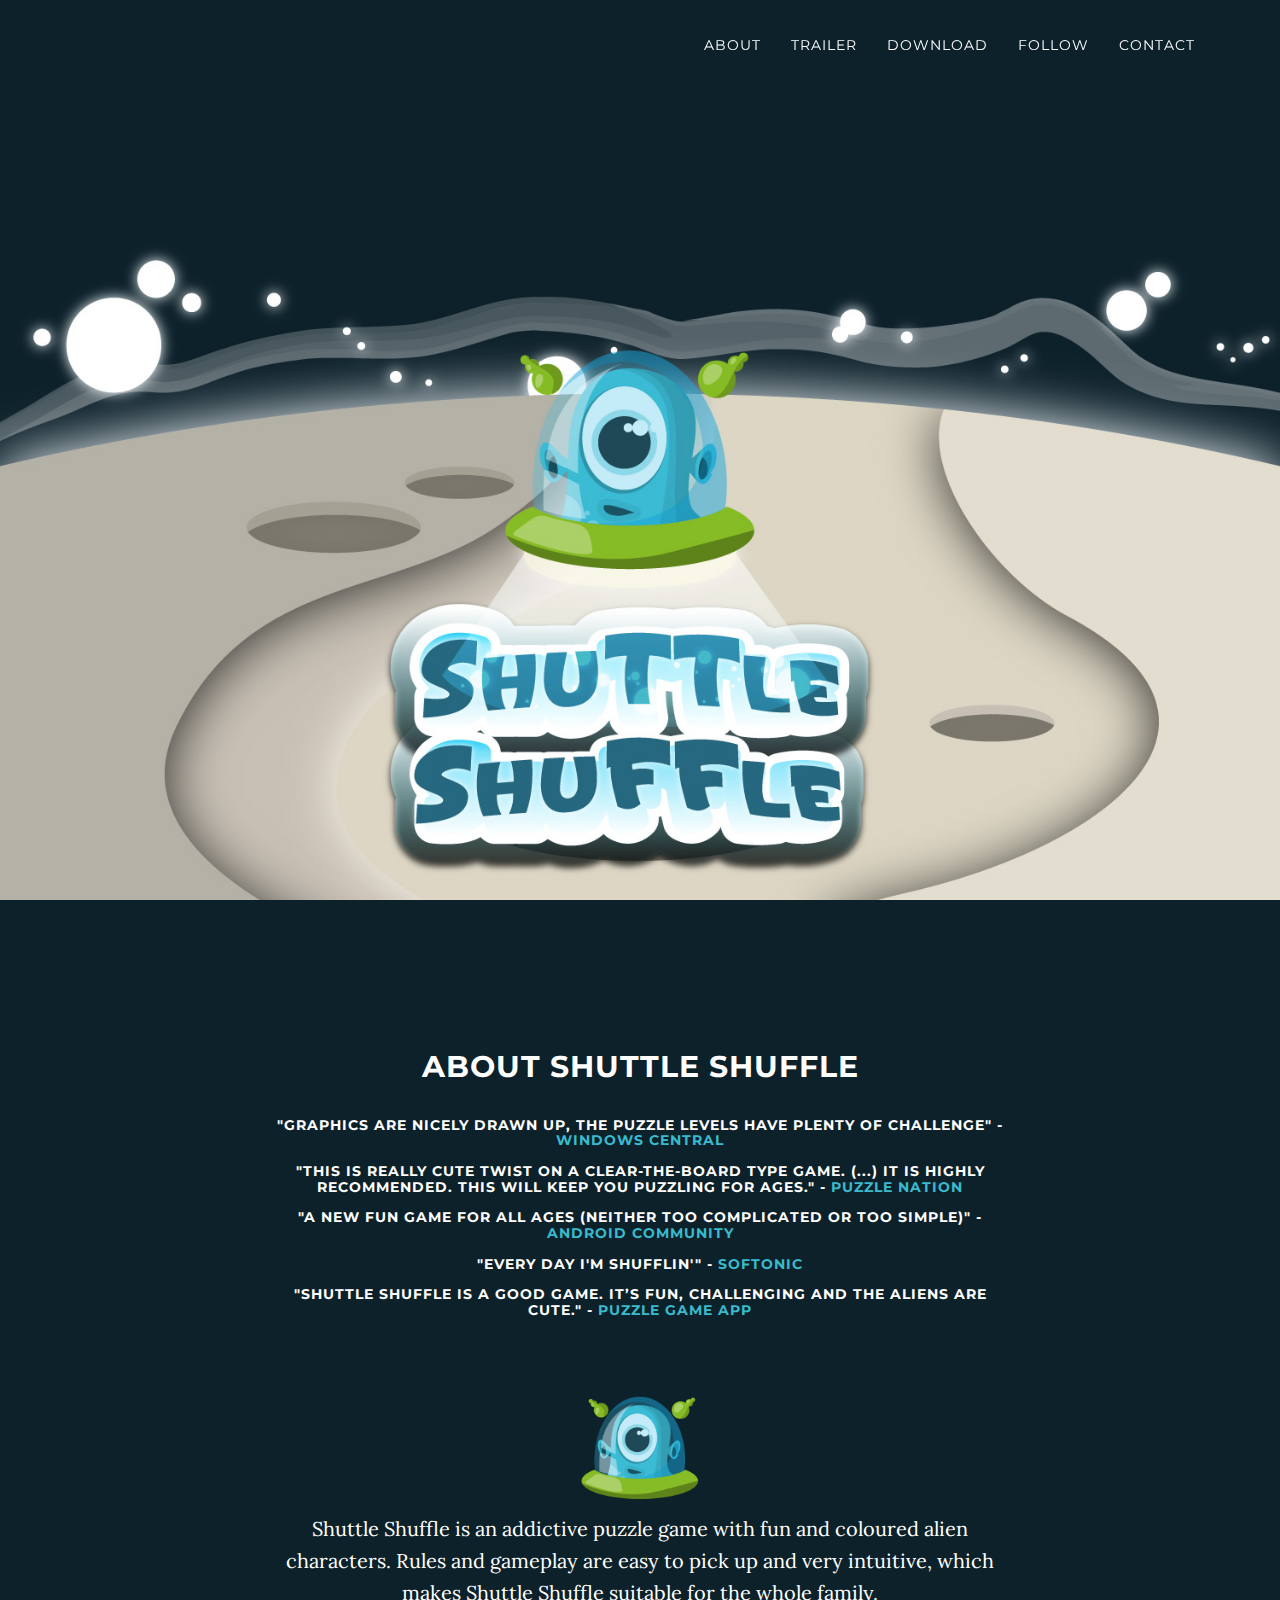
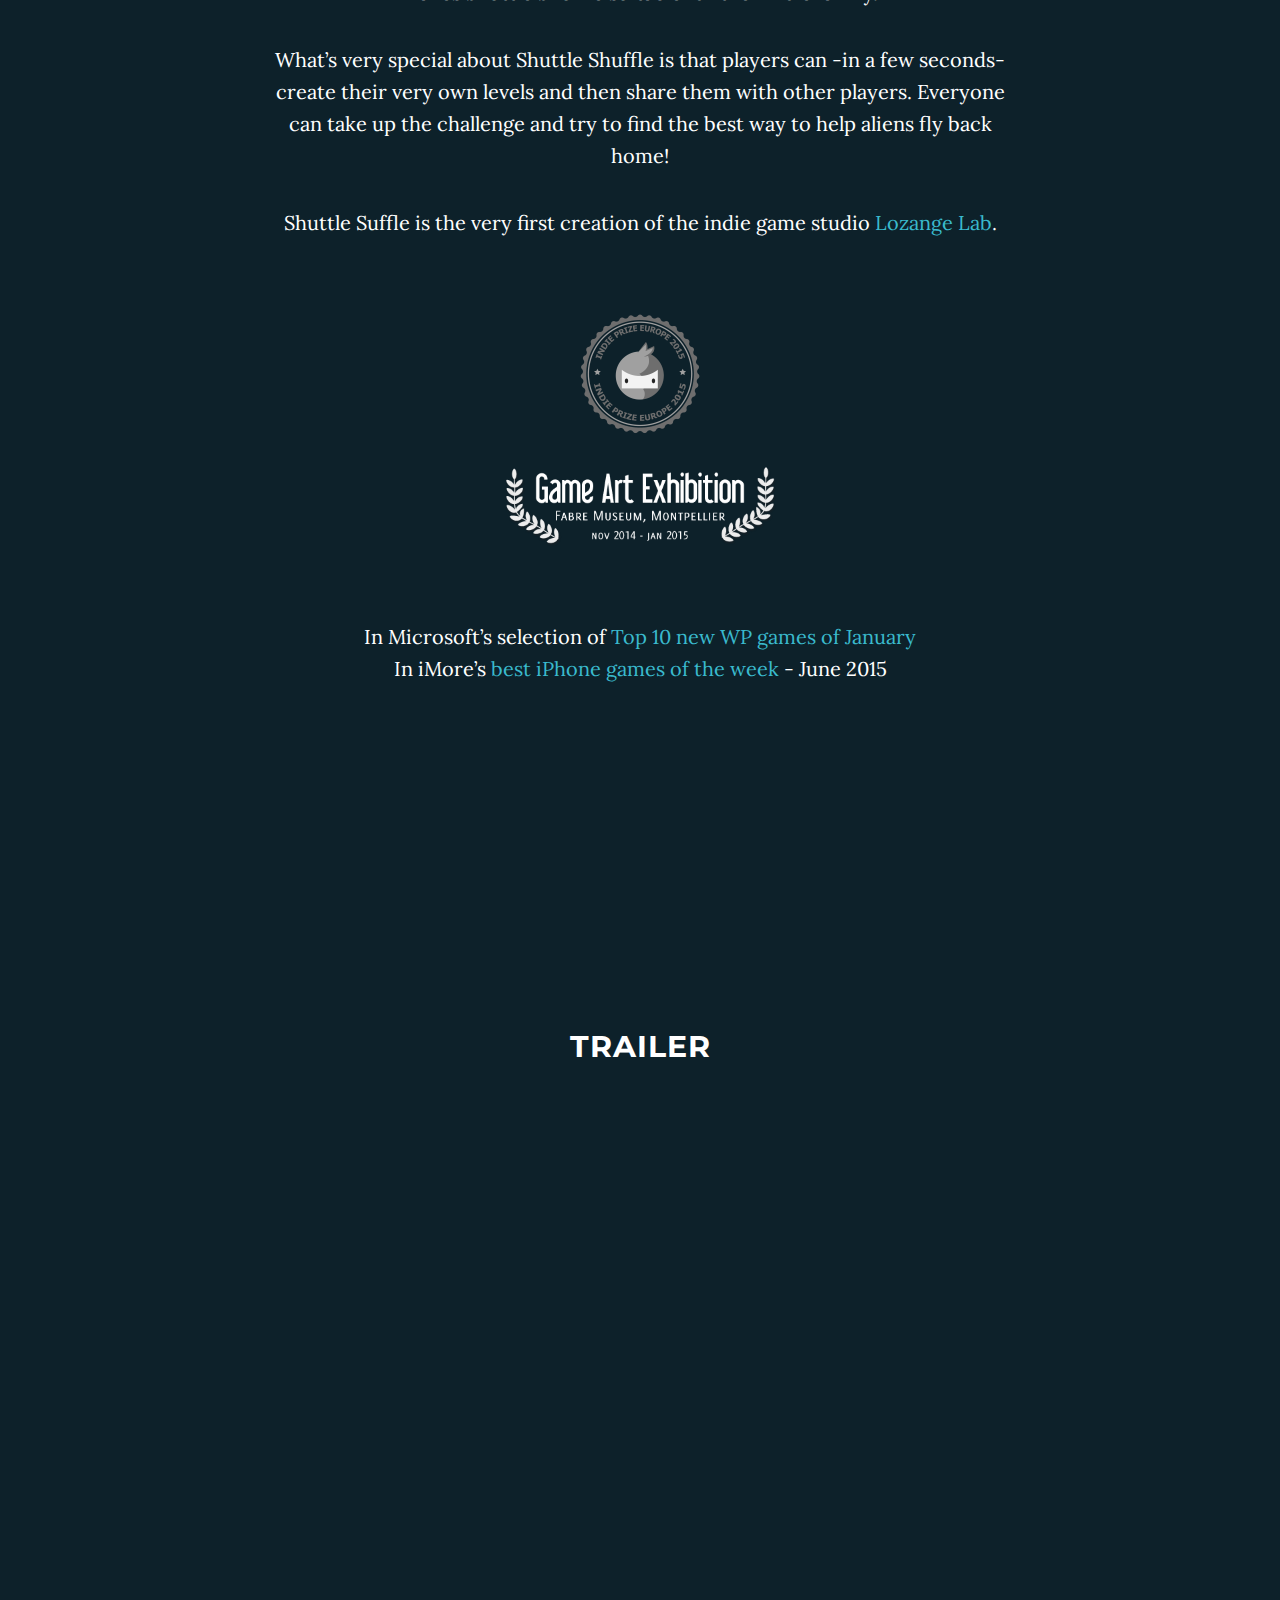
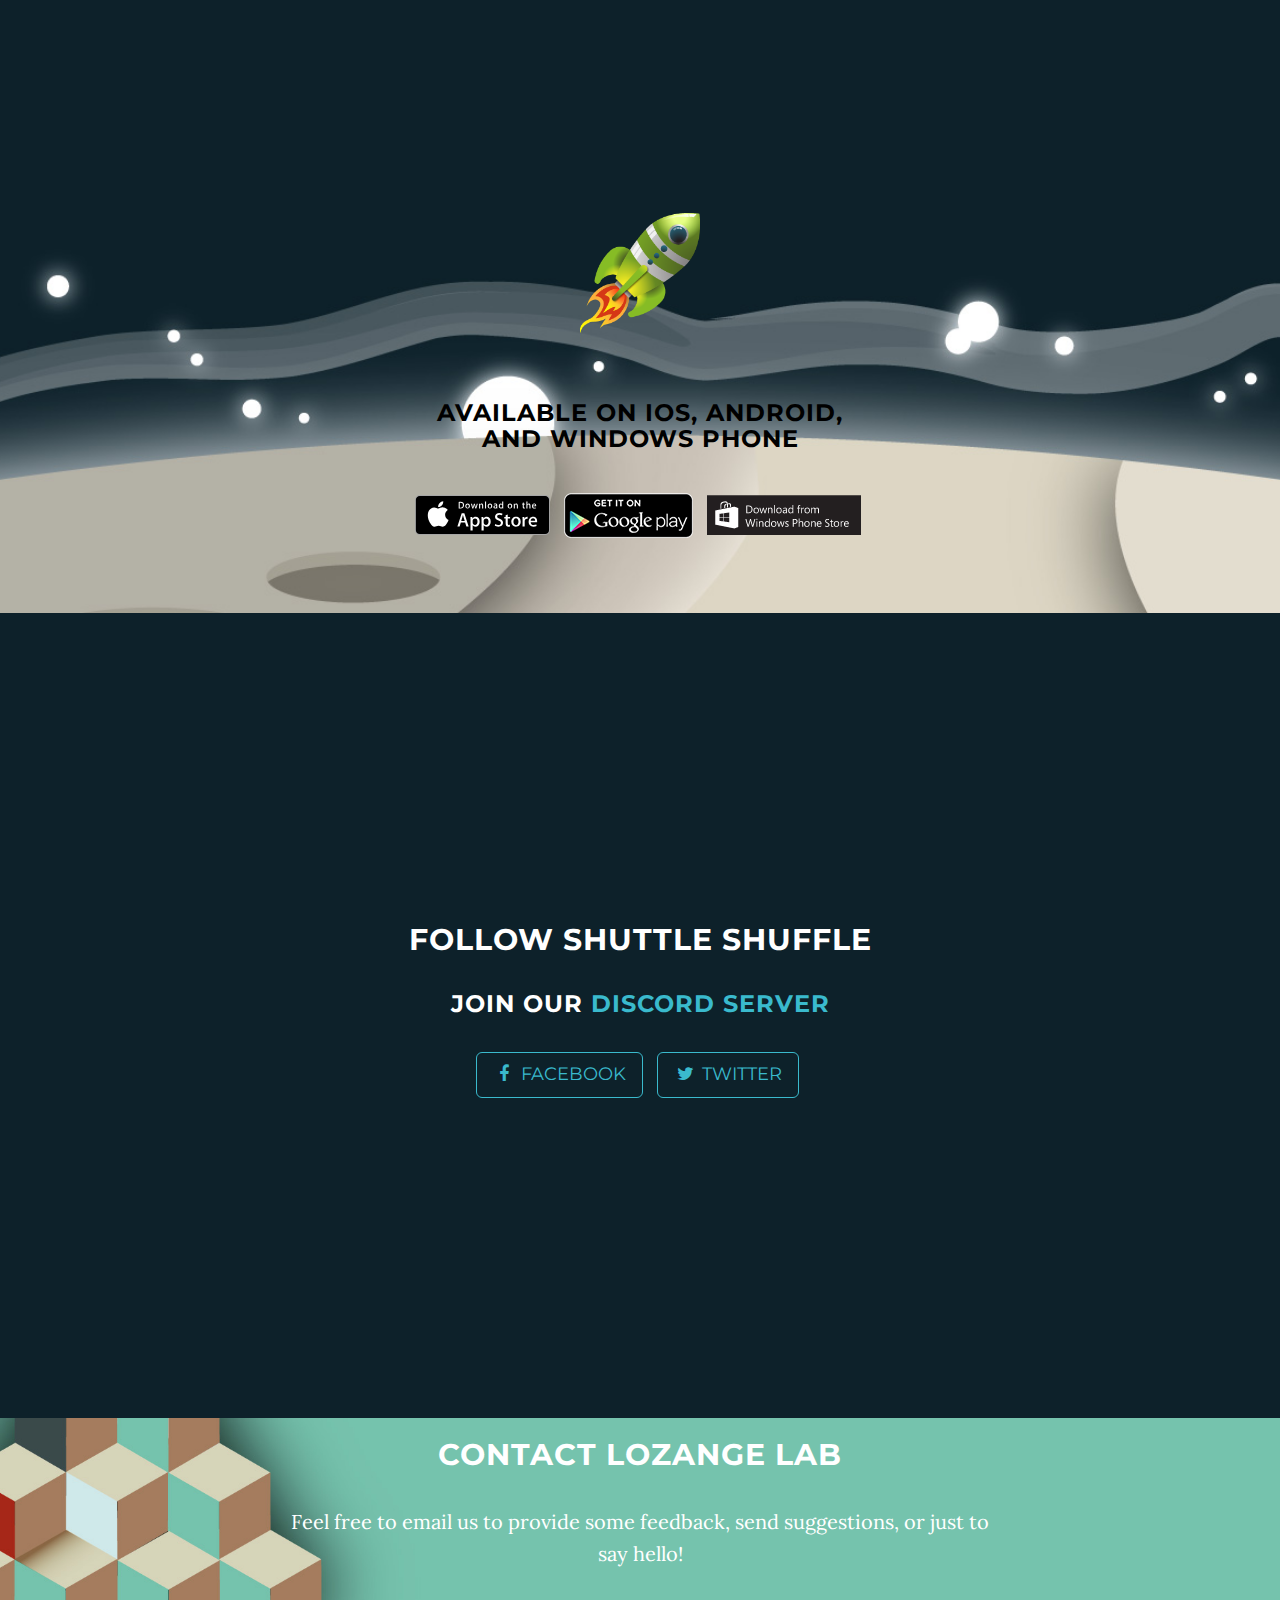
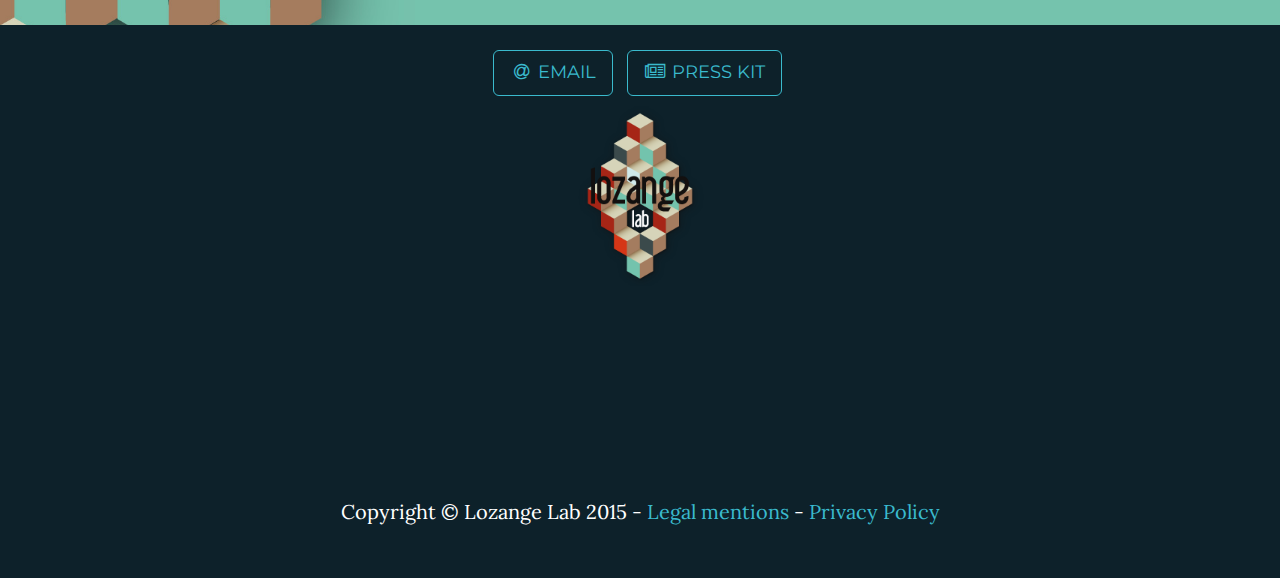
<file: shuttle-shuffle/index.html>
<!DOCTYPE html>
<html lang="en">

<head>

    <meta charset="utf-8">
    <meta http-equiv="X-UA-Compatible" content="IE=edge">
    <meta name="viewport" content="width=device-width, initial-scale=1">
    <meta name="description" content="Shuttle Shuffle ! Help aliens to find their shuttle.">
    <meta name="author" content="Lozange Lab">
	<meta name="google-site-verification" content="f258A54YXyNrFkXvu7271G6-qdOfZrnpvlYKSVs9CKg" />
    <meta name="apple-itunes-app" content="app-id=937331329">

    <title>Shuttle Shuffle</title>

    <!-- Bootstrap Core CSS -->
    <link href="css/bootstrap.min.css" rel="stylesheet">

    <!-- Custom CSS -->
    <link href="css/grayscale.css" rel="stylesheet">

    <!-- Custom Fonts -->
    <link href="font-awesome-4.2.0/css/font-awesome.min.css" rel="stylesheet" type="text/css">
    <link href="http://fonts.googleapis.com/css?family=Lora:400,700,400italic,700italic" rel="stylesheet" type="text/css">
    <link href="http://fonts.googleapis.com/css?family=Montserrat:400,700" rel="stylesheet" type="text/css">

    <!-- HTML5 Shim and Respond.js IE8 support of HTML5 elements and media queries -->
    <!-- WARNING: Respond.js doesn't work if you view the page via file:// -->
    <!--[if lt IE 9]>
        <script src="https://oss.maxcdn.com/libs/html5shiv/3.7.0/html5shiv.js"></script>
        <script src="https://oss.maxcdn.com/libs/respond.js/1.4.2/respond.min.js"></script>
    <![endif]-->

    <!-- <link href="//cdn-images.mailchimp.com/embedcode/slim-081711.css" rel="stylesheet" type="text/css"> -->
    <!-- <style type="text/css"> -->
        <!-- #mc_embed_signup { background: transparent; } -->
    <!-- </style> -->

</head>

<body id="page-top" data-spy="scroll" data-target=".navbar-fixed-top">

    <!-- Navigation -->
    <nav class="navbar navbar-custom navbar-fixed-top" role="navigation">
        <div class="container">
            <div class="navbar-header">
                <button type="button" class="navbar-toggle" data-toggle="collapse" data-target=".navbar-main-collapse">
                    <i class="fa fa-bars"></i>
                </button>
                <!--
                <a class="navbar-brand page-scroll" href="#page-top">
                    <i class="fa fa-play-circle"></i>  <span class="light">Start</span> Bootstrap
                </a>
            -->
            </div>

            <!-- Collect the nav links, forms, and other content for toggling -->
            <div class="collapse navbar-collapse navbar-right navbar-main-collapse">
                <ul class="nav navbar-nav">
                    <!-- Hidden li included to remove active class from about link when scrolled up past about section -->
                    <li class="hidden">
                        <a href="#page-top"></a>
                    </li>
                    <li>
                        <a class="page-scroll" href="#about">About</a>
                    </li>
                    <li>
                        <a class="page-scroll" href="#trailer">Trailer</a>
                    </li>
                    <li>
                        <a class="page-scroll" href="#download">Download</a>
                    </li>
                    <li>
                        <a class="page-scroll" href="#follow">Follow</a>
                    </li>
                    <li>
                        <a class="page-scroll" href="#contact">Contact</a>
                    </li>
                </ul>
            </div>
            <!-- /.navbar-collapse -->
        </div>
        <!-- /.container -->
    </nav>

    <!-- Intro Header -->
    <header class="intro">
        <div class="intro-body">
            <div class="container">
                <div class="row">
                    <div class="col-md-8 col-md-offset-2">
                        <!--
                        <h1 class="brand-heading">Shuttle Shuffle</h1>
                        <p>&nbsp;</p>
                        <p>&nbsp;</p>
                        <p>&nbsp;<br><br></p>

                        <a href="#about" class="btn btn-circle page-scroll">
                            <i class="fa fa-angle-double-down animated"></i>
                        </a>
                        -->
                    </div>
                </div>
            </div>
        </div>
    </header>

    <!-- About Section -->
    <section id="about" class="container content-section text-center">
        <div class="row">
            <div class="col-lg-8 col-lg-offset-2">				
                <h2>About Shuttle Shuffle</h2>
				<h5>
				"Graphics are nicely drawn up, the puzzle levels have plenty of challenge" - <a href="http://www.windowscentral.com/shuttle-shuffle-windows-phone-game-review" target="_blank">Windows Central</a>
				<br/><br/>
				"This is really cute twist on a clear-the-board type game. (...) it is highly recommended. This will keep you puzzling for ages." - <a href="http://blog.puzzlenation.com/2015/06/11/puzzlenation-app-review-shuttle-shuffle/" target="_blank">Puzzle Nation</a>
				<br/><br/>
				"A new fun game for all ages (neither too complicated or too simple)" - <a href="http://androidcommunity.com/help-aliens-get-home-in-shuttle-shuffle-game-for-android-20150112/" target="_blank">Android Community</a>
				<br/><br/>
				"Every day I'm shufflin'" - <a href="http://shuttle-shuffle.en.softonic.com/iphone" target="_blank">Softonic</a>
				<br/><br/>
				"Shuttle Shuffle is a good game. It’s fun, challenging and the aliens are cute." - <a href="http://puzzlegameapp.com/shuttle-shuffle-review/" target="_blank">Puzzle Game App</a>
				<!--<br/><br/>
				"one of the best puzzle game in Tizen Store" - <a href="http://www.downloadtizenapps.com/2017/03/shuttle-shuffle-aliens-panic-for-tizen-phone.html" target="_blank">Tizen Apps</a>-->
				</h5>
				<br/><br/>
                <img src="img/titleshuttle.png" height="120px"></img>
                <p>Shuttle Shuffle is an addictive puzzle game with fun and coloured alien characters. Rules and gameplay are easy to pick up and very intuitive, which makes Shuttle Shuffle suitable for the whole family.</p> <p>What’s very special about Shuttle Shuffle is that players can -in a few seconds- create their very own levels and then share them with other players. Everyone can take up the challenge and try to find the best way to help aliens fly back home!</p>
                <p>Shuttle Suffle is the very first creation of the indie game studio <a target="_blank" href="https://www.lozange-lab.com/">Lozange Lab</a>.</p>
				<br /><br />
				<p>
				<img src="img/IP-Europe2015-small.png"></img>
				<br /><br />
				<img src="img/Award-Banner-gameartexhibition-montpellieringame.png" height="80px"></img>
				</p>
				<br /><br />
				<p>
				In Microsoft’s selection of <a href="http://lumiaconversations.microsoft.com/2015/02/04/top-10-new-windows-phone-games-january/" target="_blank">Top 10 new WP games of January</a>
				<br />
				In iMore’s <a target="_blank" href="http://www.imore.com/weeks-best-iphone-games-fallout-shelter-superstar-skaters-and-more#slide6">best iPhone games of the week</a> - June 2015
				</p>
            </div>
        </div>
    </section>

    <!-- Trailer Section -->
    <section id="trailer" class="container content-section text-center">
        <div class="row">
            <div class="col-lg-8 col-lg-offset-2">
                <h2>Trailer</h2>
				<iframe width="640" height="360" src="//www.youtube.com/embed/jano2xyfBlA" frameborder="0" allowfullscreen></iframe>                
            </div>
        </div>
    </section>

    <!-- Download Section -->
    <section id="download" class="content-section text-center">
        <div class="download-section">
            <div class="container">
                <div class="col-lg-8 col-lg-offset-2">
                    <img src="img/coming-soon-2.png" height="120px"></img>
                    <p>&nbsp; </p>
                    <h3 class="h-no-margin"><font color="black">Available on iOS, Android,<br/>and Windows Phone</font></h3>
					<br/><br/>						
					<ul class="list-inline banner-social-buttons">                    
						<li>
							<a target="_blank" href="https://itunes.apple.com/app/shuttle-shuffle/id937331329?mt=8"><span class="network-name"><img src="img/Download_on_the_App_Store_Badge_US-UK_135x40.svg"></img></span></a>
						</li>
						<li>
							<a target="_blank" href="https://play.google.com/store/apps/details?id=com.LozangeLab.ShuttleShuffle"><span class="network-name"><img src="img/en_generic_rgb_wo_45.png"></img></span></a>
						</li>
						<li>
							<a target="_blank" href="http://www.windowsphone.com/s?appId=194242d3-bf2b-4091-8f5e-5dbc8f5680f7"><span class="network-name"><img src="img/154x40_WPS_Download_blk.png"></img></span></a>
						</li>
					</ul>
					</p>
                </div>
            </div>
        </div>
    </section>

    <!-- Follow Section -->
    <section id="follow" class="container content-section text-center">
        <div class="row">
            <div class="col-lg-8 col-lg-offset-2">
                <h2>Follow Shuttle Shuffle</h2>

				<h3>Join our <a href="https://discord.gg/U4bv5WA">Discord server</a></h3>
                <ul class="list-inline banner-social-buttons">					
					<li>
                        <a target="_blank" href="https://www.facebook.com/LozangeLab" class="btn btn-default btn-lg"><i class="fa fa-facebook fa-fw"></i> <span class="network-name">Facebook</span></a>
                    </li>
                    <li>
                        <a target="_blank" href="https://twitter.com/lozange_lab" class="btn btn-default btn-lg"><i class="fa fa-twitter fa-fw"></i> <span class="network-name">Twitter</span></a>
                    </li>
                </ul>
            </div>
        </div>
    </section>


    <!-- Contact Section -->
    <section id="contact" class="content-section text-center" style="padding-bottom:0px;">
        <div class="contact-section">
            <div class="container">
                <div class="col-lg-8 col-lg-offset-2">
                    <h2>Contact Lozange Lab</h2>
                    <p>Feel free to email us to provide some feedback, send suggestions, or just to say hello!</p>
                </div>
            </div>
        </div>

    </section>  
    <div class="content-section text-center" style="padding-top:25px;">
        <ul class="list-inline banner-social-buttons">
            <li>
                <a href="mailto:info@lozange-lab.com" class="btn btn-default btn-lg"><i class="fa fa-at fa-fw"></i> <span class="network-name">email</span></a>
            </li>
            <li>
                <a target="_blank" href="http://press.shuttle-shuffle.com" class="btn btn-default btn-lg"><i class="fa fa-newspaper-o fa-fw"></i> <span class="network-name">Press Kit</span></a>
            </li>
        </ul>
        <a href="https://www.lozange-lab.com" target="_blank">
            <img src="img/logo-200x240-transparent.png" height="180px"></img>
        </a>
    </div>

    <!-- Map Section -->
    <!-- <div id="map"></div> -->

    <!-- Footer -->
    <footer>
        <div class="container text-center">
            <p>Copyright &copy; Lozange Lab 2015   -   <a href="legal.html">Legal mentions</a>   -   <a href="privacy-policy.html">Privacy Policy</a></p>
        </div>
    </footer>

    <!-- jQuery Version 1.11.0 -->
    <script src="js/jquery-1.11.0.js"></script>

    <!-- Bootstrap Core JavaScript -->
    <script src="js/bootstrap.min.js"></script>

    <!-- Plugin JavaScript -->
    <script src="js/jquery.easing.min.js"></script>

    <script src="js/grayscale.js"></script>

    <!-- <style type="text/css"> -->
      <!-- html, body, #map-canvas { height: 100%; margin: 0; padding: 0; } -->
    <!-- </style> -->
    <!-- <script type="text/javascript" -->
      <!-- src="https://maps.googleapis.com/maps/api/js?key=AIzaSyAWDRRaIr_MqDRrhWiIjLMxj7BhBHq2R-U"> -->
    <!-- </script> -->
    <script type="text/javascript">
/*

function init() {
    // Basic options for a simple Google Map
    // For more options see: https://developers.google.com/maps/documentation/javascript/reference#MapOptions
    var mapOptions = {
        // The latitude and longitude to center the map (always required)
        center: { lat: 49.126701, lng: 6.184000},
        // How zoomed in you want the map to start at (always required)
        zoom: 17,

        // Disables the default Google Maps UI components
        disableDefaultUI: true,
        scrollwheel: false,
        draggable: false,        

        // How you would like to style the map. 
        // This is where you would paste any style found on Snazzy Maps.
        styles: [{
            "featureType": "water",
            "elementType": "geometry",
            "stylers": [{
                "color": "#3ABACD"
            }, {
                "lightness": 10
            }]
        }, {
            "featureType": "landscape",
            "elementType": "geometry",
            "stylers": [{
                "color": "#0D212A"
            }, {
                "lightness": 2
            }]
        }, {
            "featureType": "road.highway",
            "elementType": "geometry.fill",
            "stylers": [{
                "color": "#FFFFFF"
            }, {
                "lightness": 5
            }]
        }, {
            "featureType": "road.highway",
            "elementType": "geometry.stroke",
            "stylers": [{
                "color": "#0D212A"
            }, {
                "lightness": 5
            }, {
                "weight": 1
            }]
        }, {
            "featureType": "road.arterial",
            "elementType": "geometry",
            "stylers": [{
                "color": "#FFFFFF"
            }, {
                "lightness": 20
            }]
        }, {
            "featureType": "road.arterial",
            "elementType": "geometry.stroke",
            "stylers": [{
                "color": "#0D212A"
            }, {
                "lightness": 5
            }, {
                "weight": 1
            }]
        }, {
            "featureType": "road.local",
            "elementType": "geometry",
            "stylers": [{
                "color": "#FFFFFF"
            }, {
                "lightness": 40
            }]
        }, {
            "featureType": "road.local",
            "elementType": "geometry.stroke",
            "stylers": [{
                "color": "#0D212A"
            }, {
                "lightness": 5
            }, {
                "weight": 1
            }]
        }, {
            "featureType": "poi",
            "elementType": "geometry",
            "stylers": [{
                "color": "#0D212A"
            }, {
                "lightness": 8
            }]
        }, {
            "elementType": "labels.text.stroke",
            "stylers": [{
                "visibility": "off"
            }, {
                "color": "#000000"
            }, {
                "lightness": 16
            }]
        }, {
            "elementType": "labels.text.fill",
            "stylers": [{
                "saturation": 36
            }, {
                "color": "#0D212A"
            }, {
                "lightness": 0
            }]
        }, {
            "elementType": "labels.icon",
            "stylers": [{
                "visibility": "off"
            }]
        }, {
            "featureType": "transit",
            "elementType": "geometry",
            "stylers": [{
                "color": "#000000"
            }, {
                "lightness": 19
            }]
        }, {
            "featureType": "administrative",
            "elementType": "geometry.fill",
            "stylers": [{
                "color": "#0D212A"
            }, {
                "lightness": 10
            }]
        }, {
            "featureType": "administrative",
            "elementType": "geometry.stroke",
            "stylers": [{
                "color": "#0D212A"
            }, {
                "lightness": 20
            }, {
                "weight": 1.2
            }]
        }]
        };

        var map = new google.maps.Map(document.getElementById('map'),
            mapOptions);


        // Custom Map Marker Icon - Customize the map-marker.png file to customize your icon
        var image = 'img/map-marker.png';
        var myLatLng = new google.maps.LatLng(49.126701, 6.184000);
        
        var beachMarker = new google.maps.Marker({
            position: myLatLng,
            map: map,
            icon: image
        });
    }

    google.maps.event.addDomListener(window, 'load', init);
*/
    </script>

    <script>
        (function(i,s,o,g,r,a,m){i['GoogleAnalyticsObject']=r;i[r]=i[r]||function(){
        (i[r].q=i[r].q||[]).push(arguments)},i[r].l=1*new Date();a=s.createElement(o),
        m=s.getElementsByTagName(o)[0];a.async=1;a.src=g;m.parentNode.insertBefore(a,m)
        })(window,document,'script','//www.google-analytics.com/analytics.js','ga');

        ga('create', 'UA-45862818-2', 'auto');
        ga('send', 'pageview');
    </script>

</body>

</html>
</file>
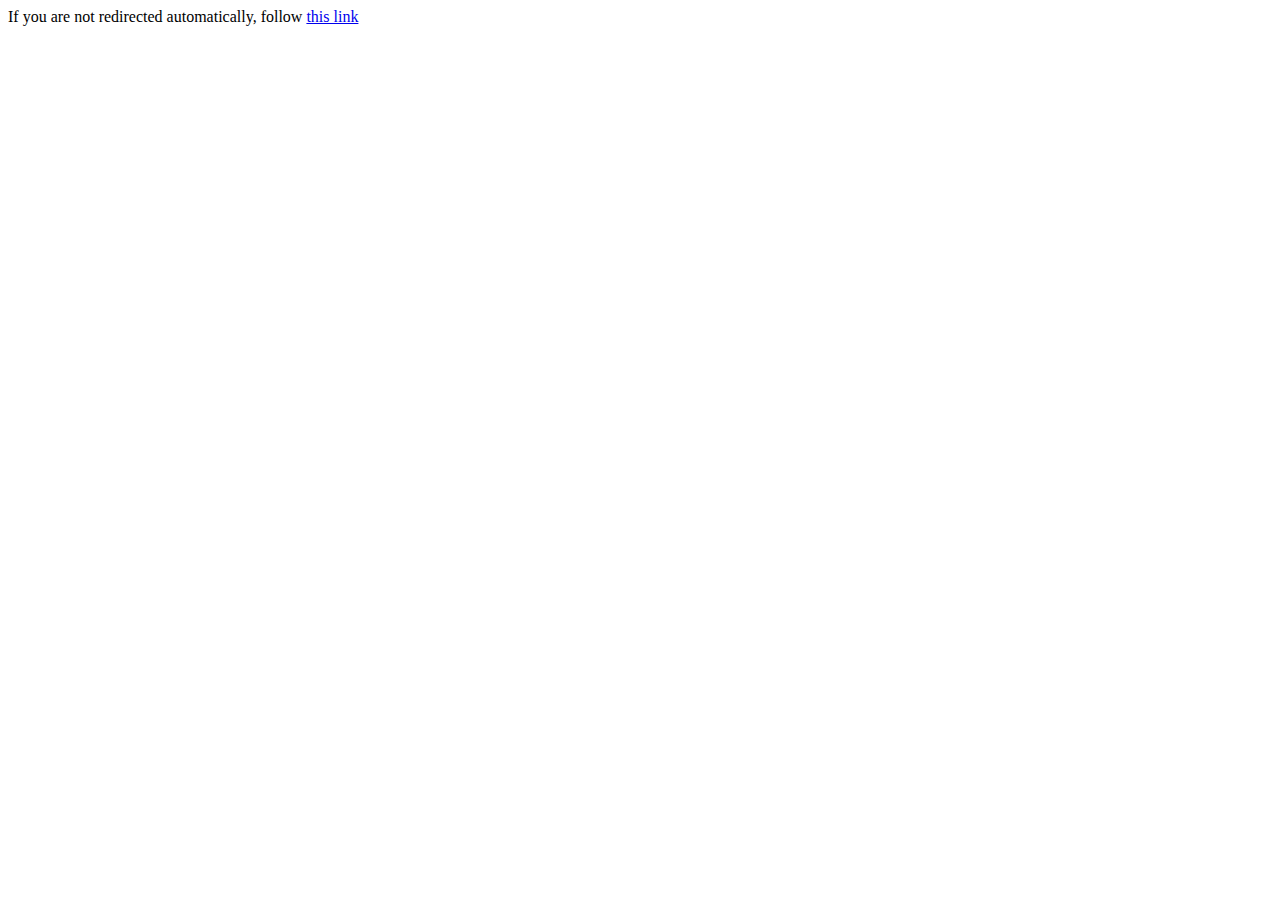
<file: the-unic/index.html>
<!DOCTYPE html>
<html>
<head>
<meta http-equiv="refresh" content="3;url=https://www.the-unic.com">
</head>
<body>
  If you are not redirected automatically, follow <a href="https://www.the-unic.com">this link</a>
</body>
</html>
</file>
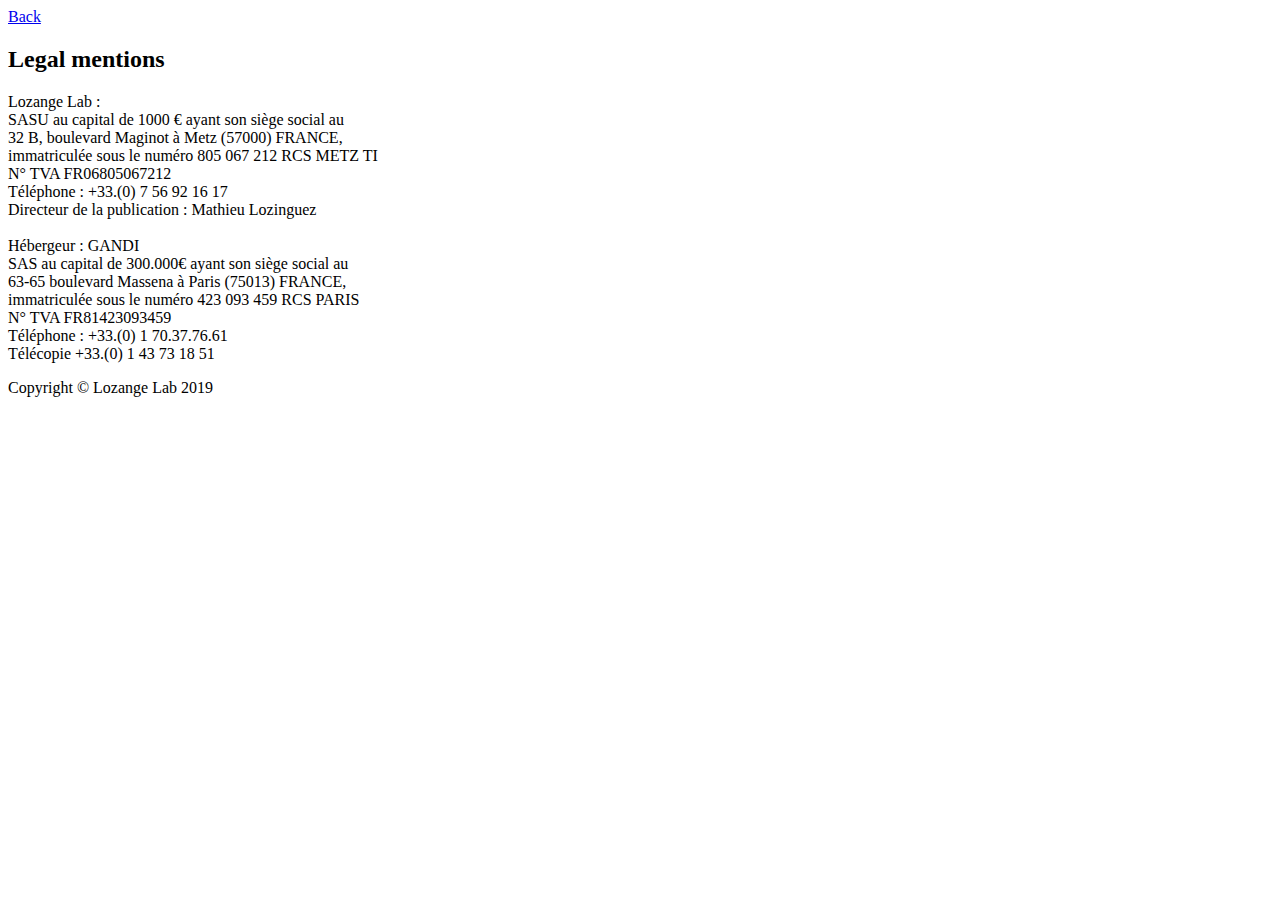
<file: legal.html>
﻿<!DOCTYPE html>
<html lang="en">

<head>

	<!-- Global site tag (gtag.js) - Google Analytics -->
	<script async src="https://www.googletagmanager.com/gtag/js?id=UA-45862818-1"></script>
	<script>
	  window.dataLayer = window.dataLayer || [];
	  function gtag(){dataLayer.push(arguments);}
	  gtag('js', new Date());

	  gtag('config', 'UA-45862818-1');
	</script>

    <meta charset="utf-8">
    <meta http-equiv="X-UA-Compatible" content="IE=edge">
    <meta name="viewport" content="width=device-width, initial-scale=1">
    <meta name="author" content="Lozange Lab">
    <title>Legal mentions</title>

</head>

<body id="page-top" data-spy="scroll" data-target=".navbar-fixed-top">

    <a class="page-scroll" href="index.html">Back</a>
	
	<section id="legal" class="container content-section text-center">
        <div class="row">
            <div class="col-lg-8 col-lg-offset-2">				
                <h2>Legal mentions</h2>
                <p>
					Lozange Lab :<br/>
					SASU au capital de 1000 € ayant son siège social au<br/>
					32 B, boulevard Maginot à Metz (57000) FRANCE,<br/>
					immatriculée sous le numéro 805 067 212 RCS METZ TI<br/>
					N° TVA FR06805067212<br/>
					Téléphone : +33.(0) 7 56 92 16 17<br/>
					Directeur de la publication : Mathieu Lozinguez<br/>
					<br/>
					Hébergeur : GANDI<br/>
					SAS au capital de 300.000€ ayant son siège social au<br/>
					63-65 boulevard Massena à Paris (75013) FRANCE,<br/>
					immatriculée sous le numéro 423 093 459 RCS PARIS<br/>
					N° TVA FR81423093459<br/>
					Téléphone : +33.(0) 1 70.37.76.61<br/>
					Télécopie +33.(0) 1 43 73 18 51
				</p>
            </div>
        </div>
    </section>

   

    <!-- Footer -->
    <footer>
        <div class="container text-center">
            <p>Copyright &copy; Lozange Lab 2019</p>
        </div>
    </footer>
</body>

</html>
</file>
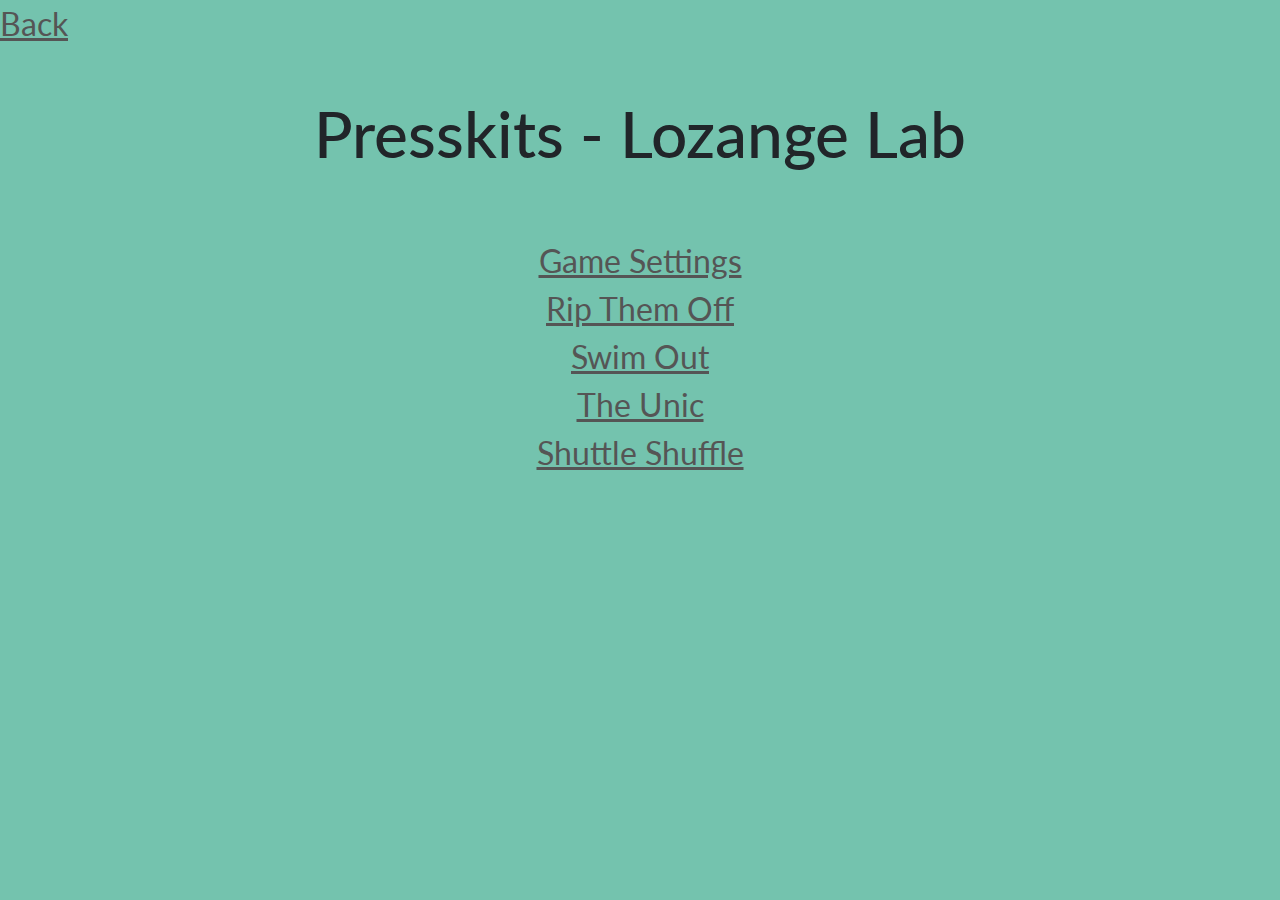
<file: presskits.html>
<!DOCTYPE html>
<html lang="en">
<head>
	<meta charset="utf-8">
	<meta name="viewport" content="width=device-width, initial-scale=1">
	<title>Lozange Lab - Presskits</title>
	<meta name="author" content="Lozange Lab">    
	<link rel="stylesheet" href="https://stackpath.bootstrapcdn.com/bootstrap/4.3.1/css/bootstrap.min.css" integrity="sha384-ggOyR0iXCbMQv3Xipma34MD+dH/1fQ784/j6cY/iJTQUOhcWr7x9JvoRxT2MZw1T" crossorigin="anonymous">
	<link rel="stylesheet" type="text/css" href="css/main.css">
	<link rel="icon" href="favicon.ico" />
</head>
<body style="background-color: #74C3AE;">
	<a href="index.html">Back</a>	
	<section class="container content-section text-center">
		<br/>
		<h2>Presskits - Lozange Lab</h2>
		<br/>	
		<a href="https://lozange-lab.notion.site/Game-Settings-Presskit-2394f215450280d7b22ac1d2e412af3a?pvs=143">Game Settings</a>
		<br/><a href="https://lozangelab.github.io/presskit.github.io/rip_them_off/index.html">Rip Them Off</a>
		<br/><a href="https://lozangelab.github.io/presskit.github.io/swim_out/index.html">Swim Out</a>
		<br/><a href="https://lozangelab.github.io/presskit.github.io/the_unic/index.html">The Unic</a>
		<br/><a href="https://lozangelab.github.io/presskit.github.io/shuttle_shuffle/index.html">Shuttle Shuffle</a>
	</section>
</body>
</html>
</file>
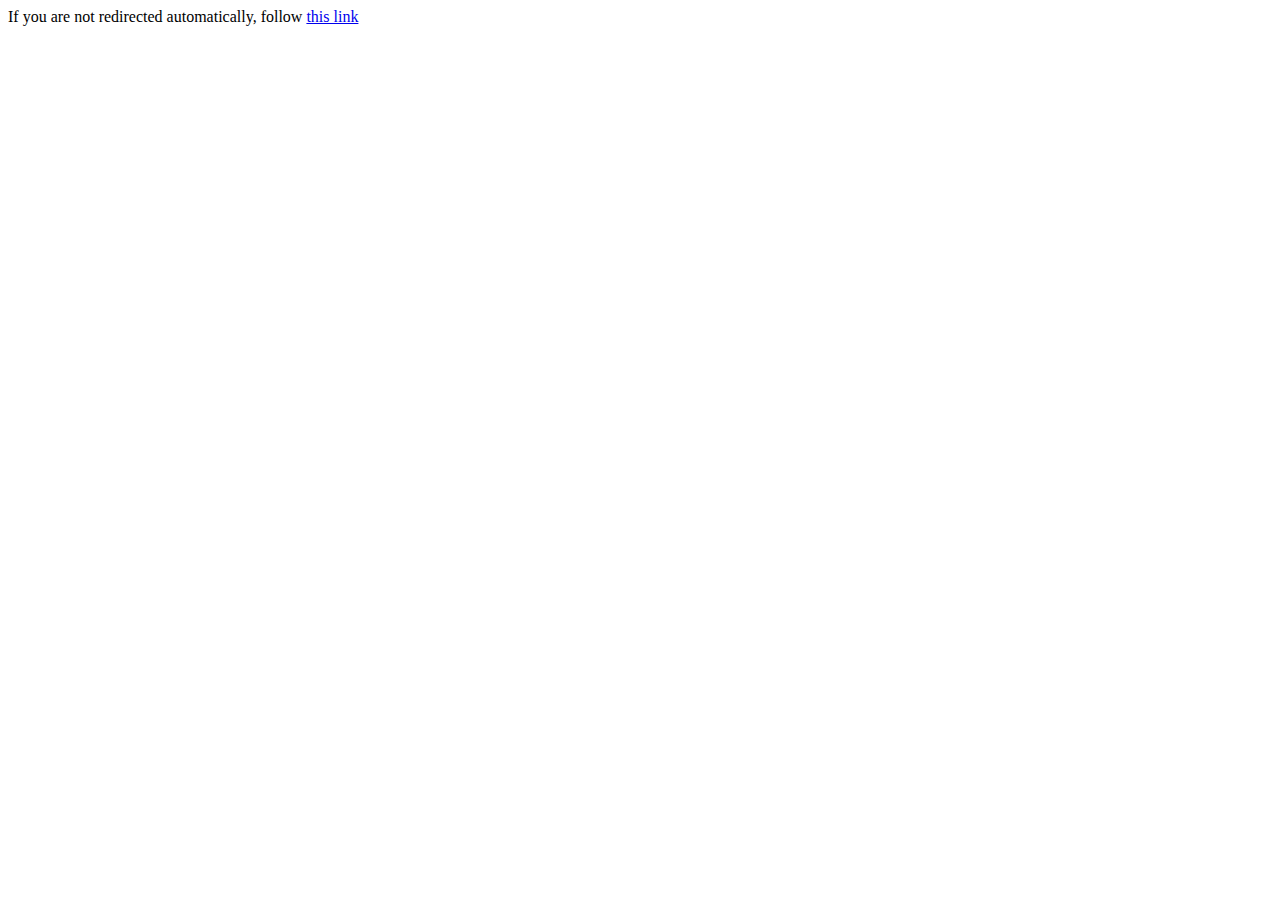
<file: game-settings/presskit.html>
<!DOCTYPE html>
<html>
<head>
<meta http-equiv="refresh" content="3;url=https://lozange-lab.notion.site/Game-Settings-Presskit-2394f215450280d7b22ac1d2e412af3a?pvs=143">
</head>
<body>
  If you are not redirected automatically, follow <a href="https://lozange-lab.notion.site/Game-Settings-Presskit-2394f215450280d7b22ac1d2e412af3a?pvs=143">this link</a>
</body>
</html>
</file>
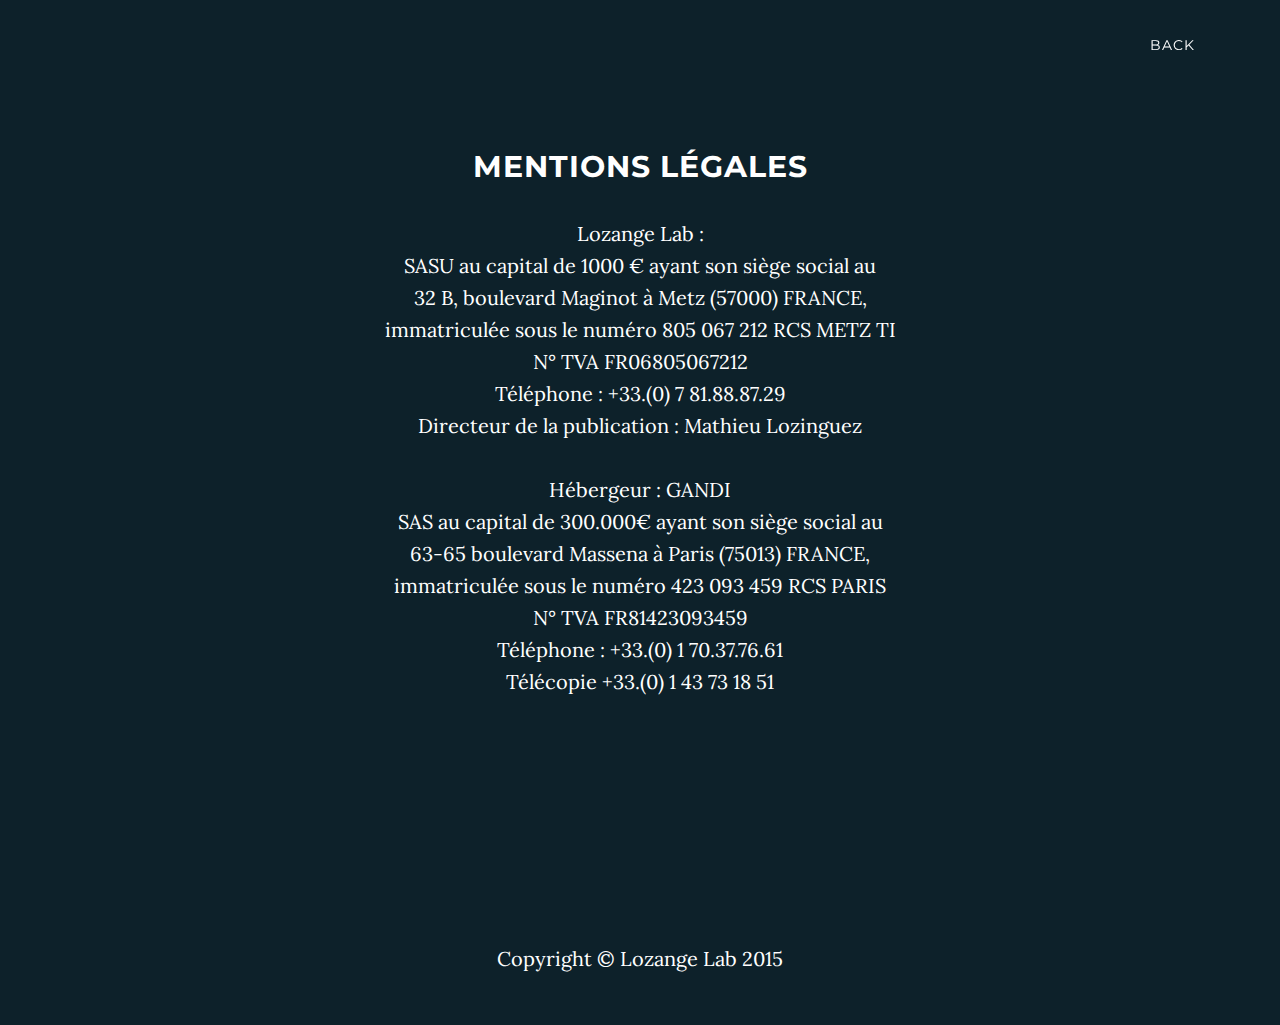
<file: shuttle-shuffle/legal.html>
<!DOCTYPE html>
<html lang="en">

<head>

    <meta charset="utf-8">
    <meta http-equiv="X-UA-Compatible" content="IE=edge">
    <meta name="viewport" content="width=device-width, initial-scale=1">
    <meta name="author" content="Lozange Lab">
	<meta name="google-site-verification" content="f258A54YXyNrFkXvu7271G6-qdOfZrnpvlYKSVs9CKg" />

    <title>Legal mention</title>

    <!-- Bootstrap Core CSS -->
    <link href="css/bootstrap.min.css" rel="stylesheet">

    <!-- Custom CSS -->
    <link href="css/grayscale.css" rel="stylesheet">

    <!-- Custom Fonts -->
    <link href="font-awesome-4.2.0/css/font-awesome.min.css" rel="stylesheet" type="text/css">
    <link href="http://fonts.googleapis.com/css?family=Lora:400,700,400italic,700italic" rel="stylesheet" type="text/css">
    <link href="http://fonts.googleapis.com/css?family=Montserrat:400,700" rel="stylesheet" type="text/css">

    <!-- HTML5 Shim and Respond.js IE8 support of HTML5 elements and media queries -->
    <!-- WARNING: Respond.js doesn't work if you view the page via file:// -->
    <!--[if lt IE 9]>
        <script src="https://oss.maxcdn.com/libs/html5shiv/3.7.0/html5shiv.js"></script>
        <script src="https://oss.maxcdn.com/libs/respond.js/1.4.2/respond.min.js"></script>
    <![endif]-->

</head>

<body id="page-top" data-spy="scroll" data-target=".navbar-fixed-top">

    <!-- Navigation -->
    <nav class="navbar navbar-custom navbar-fixed-top" role="navigation">
        <div class="container">
            <div class="navbar-header">
                <button type="button" class="navbar-toggle" data-toggle="collapse" data-target=".navbar-main-collapse">
                    <i class="fa fa-bars"></i>
                </button>
                <!--
                <a class="navbar-brand page-scroll" href="#page-top">
                    <i class="fa fa-play-circle"></i>  <span class="light">Start</span> Bootstrap
                </a>
            -->
            </div>

            <!-- Collect the nav links, forms, and other content for toggling -->
            <div class="collapse navbar-collapse navbar-right navbar-main-collapse">
                <ul class="nav navbar-nav">
                    <!-- Hidden li included to remove active class from about link when scrolled up past about section -->
                    <li class="hidden">
                        <a href="#page-top"></a>
                    </li>
                    <li>
                        <a class="page-scroll" href="index.html">Back</a>
                    </li>
                </ul>
            </div>
            <!-- /.navbar-collapse -->
        </div>
        <!-- /.container -->
    </nav>
	
	<section id="legal" class="container content-section text-center">
        <div class="row">
            <div class="col-lg-8 col-lg-offset-2">				
                <h2>Mentions légales</h2>
                <p>
					Lozange Lab :<br/>
					SASU au capital de 1000 € ayant son siège social au<br/>
					32 B, boulevard Maginot à Metz (57000) FRANCE,<br/>
					immatriculée sous le numéro 805 067 212 RCS METZ TI<br/>
					N° TVA FR06805067212<br/>
					Téléphone : +33.(0) 7 81.88.87.29<br/>
					Directeur de la publication : Mathieu Lozinguez<br/>
					<br/>
					Hébergeur : GANDI<br/>
					SAS au capital de 300.000€ ayant son siège social au<br/>
					63-65 boulevard Massena à Paris (75013) FRANCE,<br/>
					immatriculée sous le numéro 423 093 459 RCS PARIS<br/>
					N° TVA FR81423093459<br/>
					Téléphone : +33.(0) 1 70.37.76.61<br/>
					Télécopie +33.(0) 1 43 73 18 51
				</p>
            </div>
        </div>
    </section>

   

    <!-- Footer -->
    <footer>
        <div class="container text-center">
            <p>Copyright &copy; Lozange Lab 2015</p>
        </div>
    </footer>

    <!-- jQuery Version 1.11.0 -->
    <script src="js/jquery-1.11.0.js"></script>

    <!-- Bootstrap Core JavaScript -->
    <script src="js/bootstrap.min.js"></script>

    <!-- Plugin JavaScript -->
    <script src="js/jquery.easing.min.js"></script>

    <script src="js/grayscale.js"></script>

    <script>
        (function(i,s,o,g,r,a,m){i['GoogleAnalyticsObject']=r;i[r]=i[r]||function(){
        (i[r].q=i[r].q||[]).push(arguments)},i[r].l=1*new Date();a=s.createElement(o),
        m=s.getElementsByTagName(o)[0];a.async=1;a.src=g;m.parentNode.insertBefore(a,m)
        })(window,document,'script','//www.google-analytics.com/analytics.js','ga');

        ga('create', 'UA-45862818-2', 'auto');
        ga('send', 'pageview');
    </script>

</body>

</html>
</file>
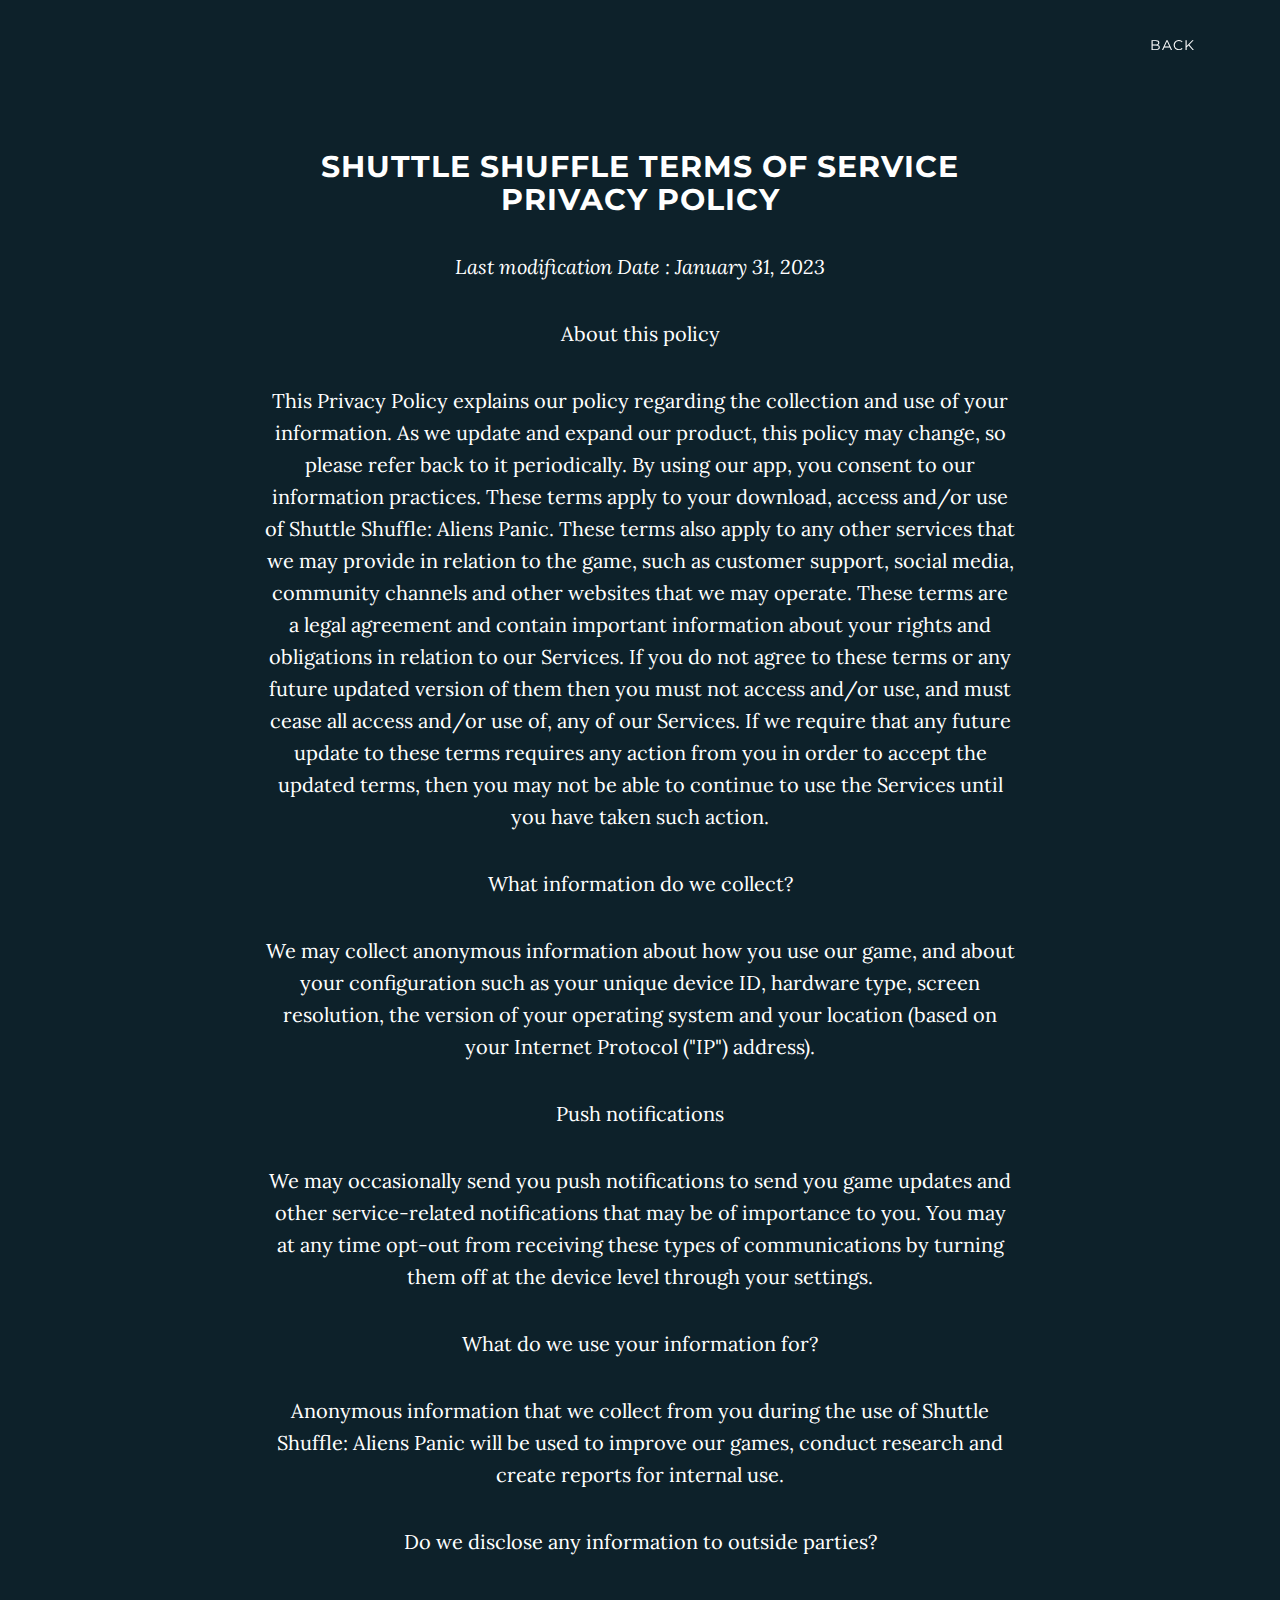
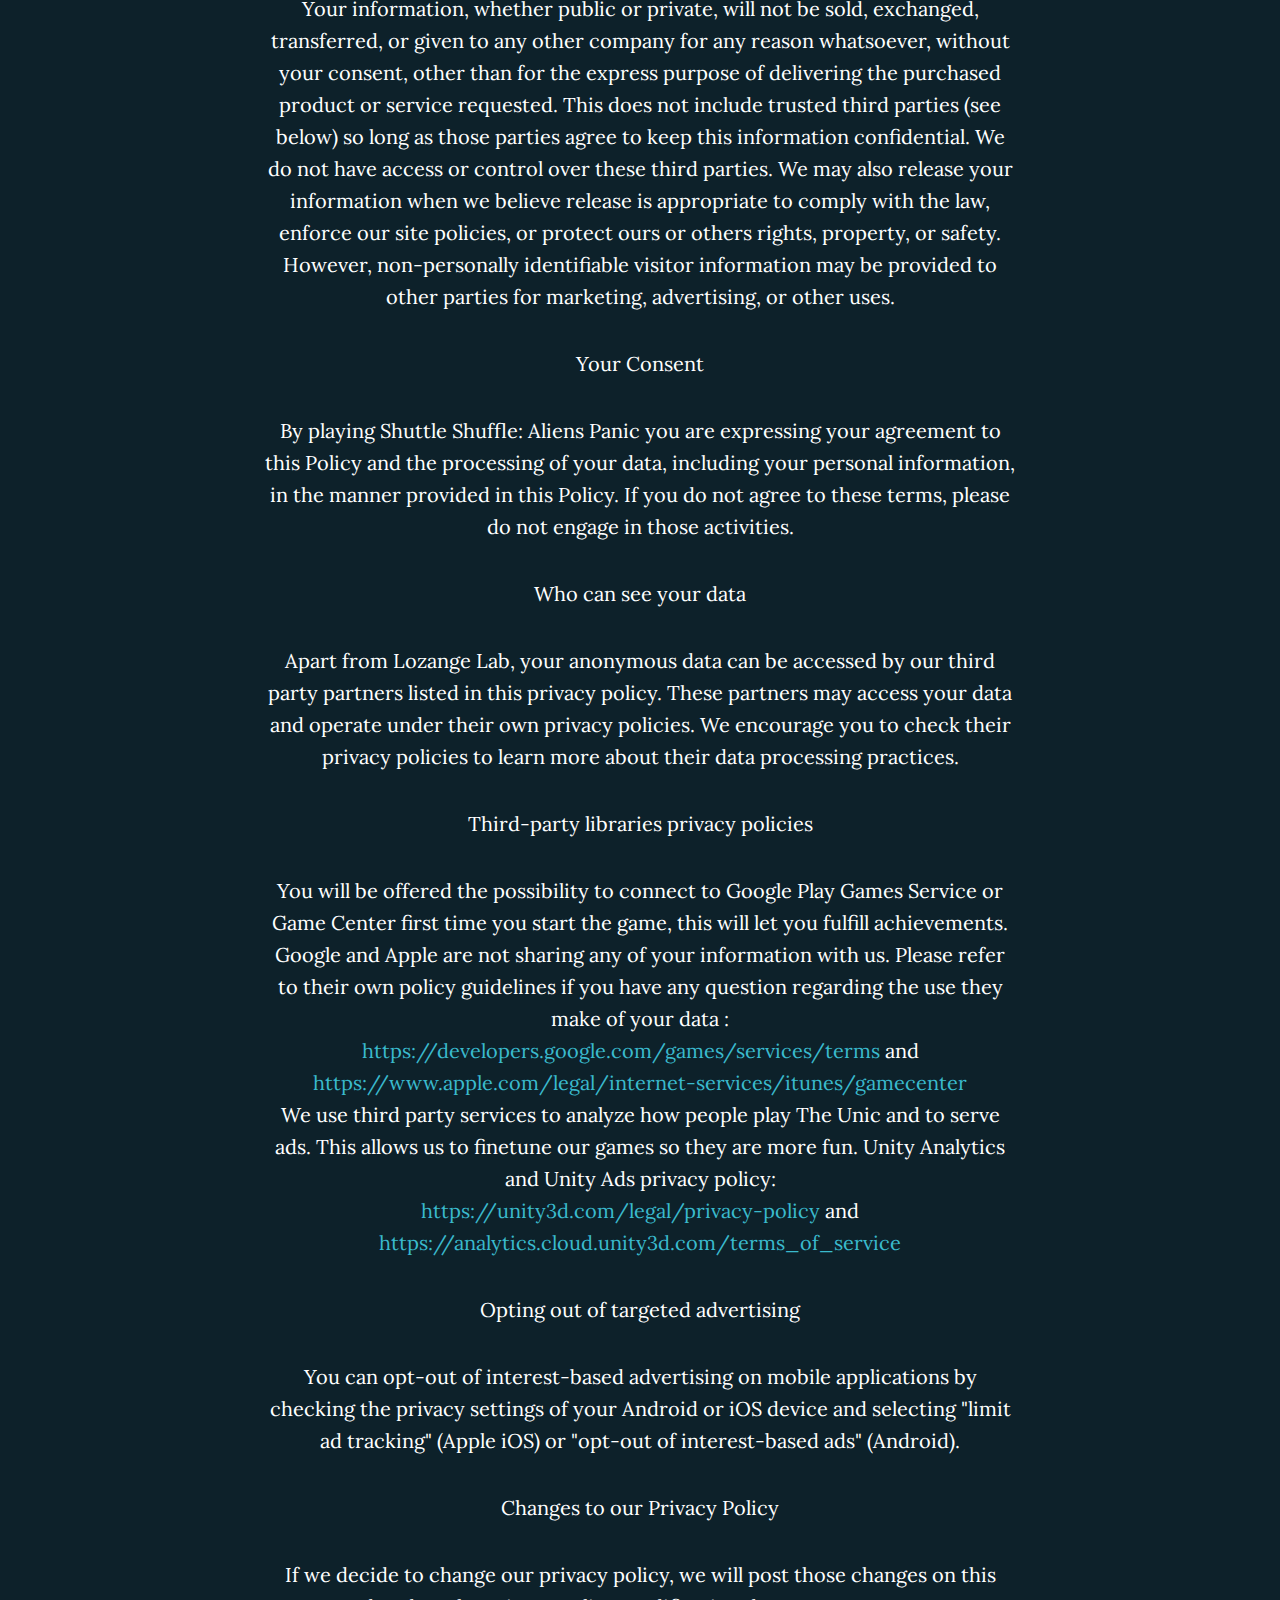
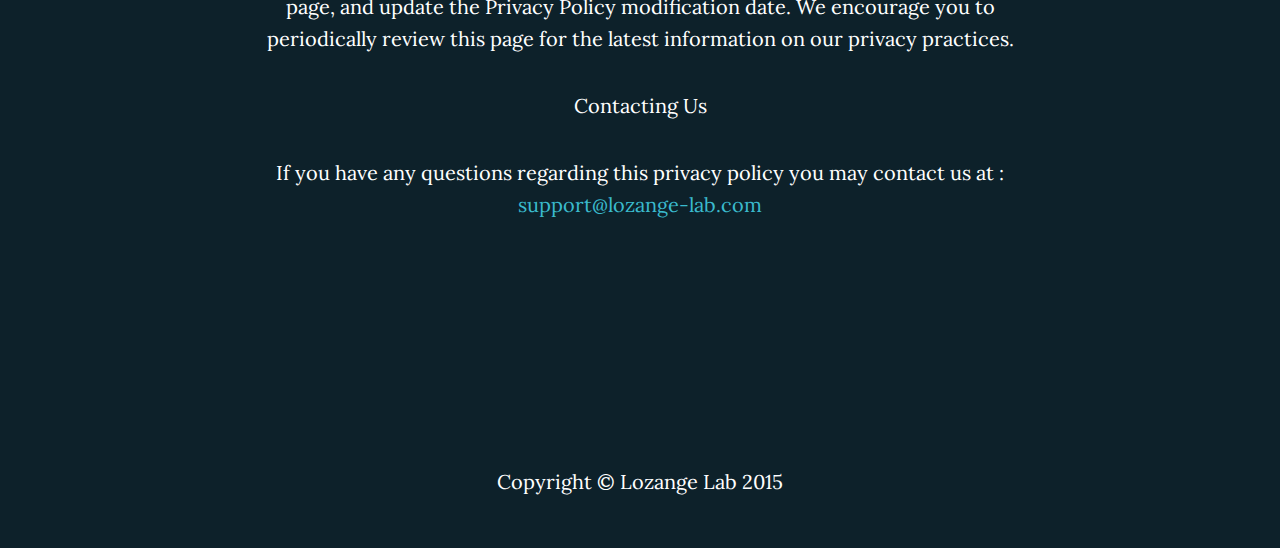
<file: shuttle-shuffle/privacy-policy.html>
<!DOCTYPE html>
<html lang="en">

<head>

    <meta charset="utf-8">
    <meta http-equiv="X-UA-Compatible" content="IE=edge">
    <meta name="viewport" content="width=device-width, initial-scale=1">
    <meta name="author" content="Lozange Lab">
	<meta name="google-site-verification" content="f258A54YXyNrFkXvu7271G6-qdOfZrnpvlYKSVs9CKg" />

    <title>Privacy Policy</title>

    <!-- Bootstrap Core CSS -->
    <link href="css/bootstrap.min.css" rel="stylesheet">

    <!-- Custom CSS -->
    <link href="css/grayscale.css" rel="stylesheet">

    <!-- Custom Fonts -->
    <link href="font-awesome-4.2.0/css/font-awesome.min.css" rel="stylesheet" type="text/css">
    <link href="http://fonts.googleapis.com/css?family=Lora:400,700,400italic,700italic" rel="stylesheet" type="text/css">
    <link href="http://fonts.googleapis.com/css?family=Montserrat:400,700" rel="stylesheet" type="text/css">

    <!-- HTML5 Shim and Respond.js IE8 support of HTML5 elements and media queries -->
    <!-- WARNING: Respond.js doesn't work if you view the page via file:// -->
    <!--[if lt IE 9]>
        <script src="https://oss.maxcdn.com/libs/html5shiv/3.7.0/html5shiv.js"></script>
        <script src="https://oss.maxcdn.com/libs/respond.js/1.4.2/respond.min.js"></script>
    <![endif]-->

</head>

<body id="page-top" data-spy="scroll" data-target=".navbar-fixed-top">

    <!-- Navigation -->
    <nav class="navbar navbar-custom navbar-fixed-top" role="navigation">
        <div class="container">
            <div class="navbar-header">
                <button type="button" class="navbar-toggle" data-toggle="collapse" data-target=".navbar-main-collapse">
                    <i class="fa fa-bars"></i>
                </button>
                <!--
                <a class="navbar-brand page-scroll" href="#page-top">
                    <i class="fa fa-play-circle"></i>  <span class="light">Start</span> Bootstrap
                </a>
            -->
            </div>

            <!-- Collect the nav links, forms, and other content for toggling -->
            <div class="collapse navbar-collapse navbar-right navbar-main-collapse">
                <ul class="nav navbar-nav">
                    <!-- Hidden li included to remove active class from about link when scrolled up past about section -->
                    <li class="hidden">
                        <a href="#page-top"></a>
                    </li>
                    <li>
                        <a class="page-scroll" href="index.html">Back</a>
                    </li>
                </ul>
            </div>
            <!-- /.navbar-collapse -->
        </div>
        <!-- /.container -->
    </nav>
	
	<section id="policy" class="container content-section text-center">
        <div class="row">
            <div class="col-lg-8 col-lg-offset-2">				
                <h2>Shuttle Shuffle
Terms of service
Privacy Policy</h2>
                <p>
					<i>Last modification Date : January 31, 2023</i>
				</p>
				<p>
<p>About this policy</p>
<p>This Privacy Policy explains our policy regarding the collection and use of your information. As we update and expand our product, this policy may change, so please refer back to it periodically. By using our app, you consent to our information practices.
These terms apply to your download, access and/or use of Shuttle Shuffle: Aliens Panic. These terms also apply to any other services that we may provide in relation to the game, such as customer support, social media, community channels and other websites that we may operate. These terms are a legal agreement and contain important information about your rights and obligations in relation to our Services. If you do not agree to these terms or any future updated version of them then you must not access and/or use, and must cease all access and/or use of, any of our Services. If we require that any future update to these terms requires any action from you in order to accept the updated terms, then you may not be able to continue to use the Services until you have taken such action.</p>
<p>What information do we collect?</p>
<p>We may collect anonymous information about how you use our game, and about your configuration such as your unique device ID, hardware type, screen resolution, the version of your operating system and your location (based on your Internet Protocol ("IP") address).</p>
<p>Push notifications</p>
<p>We may occasionally send you push notifications to send you game updates and other service-related notifications that may be of importance to you. You may at any time opt-out from receiving these types of communications by turning them off at the device level through your settings.</p>
<p>What do we use your information for?</p>
<p>Anonymous information that we collect from you during the use of Shuttle Shuffle: Aliens Panic will be used to improve our games, conduct research and create reports for internal use.</p>
<p>Do we disclose any information to outside parties?</p>
<p>Your information, whether public or private, will not be sold, exchanged, transferred, or given to any other company for any reason whatsoever, without your consent, other than for the express purpose of delivering the purchased product or service requested.
This does not include trusted third parties (see below) so long as those parties agree to keep this information confidential. We do not have access or control over these third parties.
We may also release your information when we believe release is appropriate to comply with the law, enforce our site policies, or protect ours or others rights, property, or safety. However, non-personally identifiable visitor information may be provided to other parties for marketing, advertising, or other uses.</p>
<p>Your Consent</p>
<p>By playing Shuttle Shuffle: Aliens Panic you are expressing your agreement to this Policy and the processing of your data, including your personal information, in the manner provided in this Policy. If you do not agree to these terms, please do not engage in those activities.</p>
<p>Who can see your data</p>
<p>Apart from Lozange Lab, your anonymous data can be accessed by our third party partners listed in this privacy policy. These partners may access your data and operate under their own privacy policies. We encourage you to check their privacy policies to learn more about their data processing practices.</p>
<p>Third-party libraries privacy policies</p>
<p>You will be offered the possibility to connect to Google Play Games Service or Game Center first time you start the game, this will let you fulfill achievements. Google and Apple are not sharing any of your information with us. Please refer to their own policy guidelines if you have any question regarding the use they make of your data :<br/><a href="https://developers.google.com/games/services/terms">https://developers.google.com/games/services/terms</a> and<br/><a href="https://www.apple.com/legal/internet-services/itunes/gamecenter">https://www.apple.com/legal/internet-services/itunes/gamecenter</a>
<br/>
We use third party services to analyze how people play The Unic and to serve ads. This allows us to finetune our games so they are more fun.
Unity Analytics and Unity Ads privacy policy:<br/><a href="https://unity3d.com/legal/privacy-policy">https://unity3d.com/legal/privacy-policy</a> and<br/><a href="https://analytics.cloud.unity3d.com/terms_of_service">https://analytics.cloud.unity3d.com/terms_of_service</a>
<p>Opting out of targeted advertising</p>
<p>You can opt-out of interest-based advertising on mobile applications by checking the privacy settings of your Android or iOS device and selecting "limit ad tracking" (Apple iOS) or "opt-out of interest-based ads" (Android).</p>
<p>Changes to our Privacy Policy</p>
<p>If we decide to change our privacy policy, we will post those changes on this page, and update the Privacy Policy modification date. We encourage you to periodically review this page for the latest information on our privacy practices.</p>
<p>Contacting Us</p>
<p>If you have any questions regarding this privacy policy you may contact us at : <a href="support@lozange-lab.com">support@lozange-lab.com</a>
				</p>
            </div>
        </div>
    </section>

   

    <!-- Footer -->
    <footer>
        <div class="container text-center">
            <p>Copyright &copy; Lozange Lab 2015</p>
        </div>
    </footer>

    <!-- jQuery Version 1.11.0 -->
    <script src="js/jquery-1.11.0.js"></script>

    <!-- Bootstrap Core JavaScript -->
    <script src="js/bootstrap.min.js"></script>

    <!-- Plugin JavaScript -->
    <script src="js/jquery.easing.min.js"></script>

    <script src="js/grayscale.js"></script>

    <script>
        (function(i,s,o,g,r,a,m){i['GoogleAnalyticsObject']=r;i[r]=i[r]||function(){
        (i[r].q=i[r].q||[]).push(arguments)},i[r].l=1*new Date();a=s.createElement(o),
        m=s.getElementsByTagName(o)[0];a.async=1;a.src=g;m.parentNode.insertBefore(a,m)
        })(window,document,'script','//www.google-analytics.com/analytics.js','ga');

        ga('create', 'UA-45862818-2', 'auto');
        ga('send', 'pageview');
    </script>

</body>

</html>
</file>
<file: css/main.css>
@import url('https://fonts.googleapis.com/css?family=Lato&display=swap');

html { font-size: 2.0rem;}

@media (max-width: 812px){
	html { font-size: 0.85rem;}
}
@media (max-width: 350px){
	html { font-size: 0.7rem;}
}
@media only screen and (min-device-width : 768px) and (max-device-width : 1024px) {
	html { font-size: 1.5rem;}
}

body {
	background-color: white;
	font-family: "Lato";
	width: 100%;
    height: 100%;
}

.intro {
	background-color: #74C3AE;
	color: black;
}


section {
  position: relative;
  width: 100%;
  height: 100%;  
  background-repeat: no-repeat;
  background-size: cover;
  display: block;
  text-align: center;
}

a {
	color: #555;
	text-decoration: underline;
}

#scroll {
	position: fixed;
	bottom: 30px;
	width: 100%;
	text-align: center;
	z-index: 100;
	display: block;
	font-size: 0.5rem;
	opacity: 0;
	animation: scrollAnim 2s infinite;
}

@keyframes scrollAnim {
	0% {
		opacity: 0;
	}
	50% {
		opacity: 1;
	}
	100% {
		opacity: 0;
	}
}

.project-title {
	color: black;
	font-size: 2.5rem;
	font-weight: 1000;
	text-shadow: 3px 3px 3px white;
}

.project-desc {
	color: black;
	font-size: 1.0rem;
	font-weight: 400;
	text-shadow: 2px 2px 2px white;
}

.under-project {
	background-color: #fffa
}

.video-container {
      position: relative;
      width: 100%;
      padding-bottom: 56.25%; /* ratio 16:9 */
      height: 0;
    }
.video-container iframe {
  position: absolute;
  top: 0;
  left: 0;
  width: 100%;
  height: 100%;
}

.link{
	color: white;
	text-shadow: 3px 3px 3px black;
	font-size: 1.1rem;
	font-weight: 700;
	text-decoration: none;
	position: relative;
	z-index: 1;
	display: inline-flex;

	padding-left: 10px;
	padding-bottom: 5px;
	padding-right: 10px;
}
.link:hover {
	text-decoration: none;
	color: yellow;
}
.link::before{
	content: "";
	width: 100%;
	height: 100%;
	background-image: linear-gradient(to top, #fed330 25%, rgba(0, 0, 0, 0) 40%);
	position: absolute;
	left: 0;
	bottom: 2px;
	z-index: -1;
	will-change: width;
	transform: rotate(-2deg);
	transform-origin: left bottom
}
.link:hover::before{
	width: 0;
}
.link::before{
	transition: width .1s ease-out;
}
.link:hover::before{
	transition-duration: .15s;	
}
</file>
<file: shuttle-shuffle/css/grayscale.css>
/*!
 * Start Bootstrap - Grayscale Bootstrap Theme (http://startbootstrap.com)
 * Code licensed under the Apache License v2.0.
 * For details, see http://www.apache.org/licenses/LICENSE-2.0.
 */

body {
    width: 100%;
    height: 100%;
    font-family: Lora,"Helvetica Neue",Helvetica,Arial,sans-serif;
    color: #fff;
    background-color: #0D212A;
}

html {
    width: 100%;
    height: 100%;
}

h1,
h2,
h3,
h4,
h5,
h6 {
    margin: 0 0 35px;
    text-transform: uppercase;
    font-family: Montserrat,"Helvetica Neue",Helvetica,Arial,sans-serif;
    font-weight: 700;
    letter-spacing: 1px;
}

.h-no-margin {
    margin: 0px;
    text-transform: uppercase;
    font-family: Montserrat,"Helvetica Neue",Helvetica,Arial,sans-serif;
    font-weight: 700;
    letter-spacing: 1px;
}

p {
    margin: 0 0 25px;
    font-size: 18px;
    line-height: 1.5;
}

.p-no-margin {
    margin: 0 0 0px;
    font-size: 18px;
    line-height: 1;
}


@media(min-width:767px) {
    p {
        margin: 0 0 35px;
        font-size: 20px;
        line-height: 1.6;
    }
}

a {
    color: #3ABACD;
    -webkit-transition: all .2s ease-in-out;
    -moz-transition: all .2s ease-in-out;
    transition: all .2s ease-in-out;
}

a:hover,
a:focus {
    text-decoration: none;
    color: #11505d;
}

.light {
    font-weight: 400;
}

.navbar-custom {
    margin-bottom: 0;
    border-bottom: 1px solid rgba(255,255,255,.3);
    text-transform: uppercase;
    font-family: Montserrat,"Helvetica Neue",Helvetica,Arial,sans-serif;
    background-color: #0D212A;
}

.navbar-custom .navbar-brand {
    font-weight: 700;
}

.navbar-custom .navbar-brand:focus {
    outline: 0;
}

.navbar-custom .navbar-brand .navbar-toggle {
    padding: 4px 6px;
    font-size: 16px;
    color: #fff;
}

.navbar-custom .navbar-brand .navbar-toggle:focus,
.navbar-custom .navbar-brand .navbar-toggle:active {
    outline: 0;
}

.navbar-custom a {
    color: #fff;
}

.navbar-custom .nav li.active {
    outline: nonte;
    background-color: rgba(255,255,255,.3);
}

.navbar-custom .nav li a {
    -webkit-transition: background .3s ease-in-out;
    -moz-transition: background .3s ease-in-out;
    transition: background .3s ease-in-out;
}

.navbar-custom .nav li a:hover,
.navbar-custom .nav li a:focus,
.navbar-custom .nav li a.active {
    outline: 0;
    background-color: rgba(255,255,255,.3);
}

@media(min-width:767px) {
    .navbar {
        padding: 20px 0;
        border-bottom: 0;
        letter-spacing: 1px;
        background: 0 0;
        -webkit-transition: background .5s ease-in-out,padding .5s ease-in-out;
        -moz-transition: background .5s ease-in-out,padding .5s ease-in-out;
        transition: background .5s ease-in-out,padding .5s ease-in-out;
    }

    .top-nav-collapse {
        padding: 0;
        background-color: #0D212A;
    }

    .navbar-custom.top-nav-collapse {
        border-bottom: 1px solid rgba(255,255,255,.3);
    }
}

.intro {
    display: table;
    width: 100%;
    height: auto;
    padding: 100px 0;
    text-align: center;
    color: #fff;
    background: url(../img/Moon-Start-Screen-1-Title.jpg) no-repeat bottom center scroll;
    background-color: #0D212A;
    -webkit-background-size: cover;
    -moz-background-size: cover;
    background-size: cover;
    -o-background-size: cover;
}

.intro .intro-body {
    display: table-cell;
    vertical-align: middle;
}

.intro .intro-body .brand-heading {
    font-size: 40px;
    color: #3ABACD;
}

.intro .intro-body .intro-text {
    font-size: 18px;
}

@media(min-width:767px) {
    .intro {
        height: 100%;
        padding: 0;
    }

    .intro .intro-body .brand-heading {
        font-size: 100px;
    }

    .intro .intro-body .intro-text {
        font-size: 25px;
    }
}

.btn-circle {
    width: 70px;
    height: 70px;
    margin-top: 15px;
    padding: 7px 16px;
    border: 2px solid #3ABACD;
    border-radius: 35px;
    font-size: 40px;
    color: #3ABACD;
    background: 0 0;
    -webkit-transition: background .3s ease-in-out;
    -moz-transition: background .3s ease-in-out;
    transition: background .3s ease-in-out;
}

.btn-circle:hover,
.btn-circle:focus {
    outline: 0;
    color: #fff;
    background: rgba(255,255,255,.1);
}

.btn-circle i.animated {
    -webkit-transition-property: -webkit-transform;
    -webkit-transition-duration: 1s;
    -moz-transition-property: -moz-transform;
    -moz-transition-duration: 1s;
}

.btn-circle:hover i.animated {
    -webkit-animation-name: pulse;
    -moz-animation-name: pulse;
    -webkit-animation-duration: 1.5s;
    -moz-animation-duration: 1.5s;
    -webkit-animation-iteration-count: infinite;
    -moz-animation-iteration-count: infinite;
    -webkit-animation-timing-function: linear;
    -moz-animation-timing-function: linear;
}

@-webkit-keyframes pulse {    
    0 {
        -webkit-transform: scale(1);
        transform: scale(1);
    }

    50% {
        -webkit-transform: scale(1.2);
        transform: scale(1.2);
    }

    100% {
        -webkit-transform: scale(1);
        transform: scale(1);
    }
}

@-moz-keyframes pulse {    
    0 {
        -moz-transform: scale(1);
        transform: scale(1);
    }

    50% {
        -moz-transform: scale(1.2);
        transform: scale(1.2);
    }

    100% {
        -moz-transform: scale(1);
        transform: scale(1);
    }
}

.content-section {
    padding-top: 40px;
    padding-bottom: 40px;
}

.download-section {
    width: 100%;
    padding: 20px 0;
    color: #fff;
    background: url(../img/Moon-Start-Screen-2.jpg) no-repeat center center scroll;
    background-color: #0D212A;
    -webkit-background-size: cover;
    -moz-background-size: cover;
    background-size: cover;
    -o-background-size: cover;
}


.contact-section {
    width: 100%;
    padding: 20px 0;
    color: #fff;
    background: url(../img/banner-lozange-lab-2.jpg) no-repeat center center scroll;
    background-color: #0D212A;
    -webkit-background-size: cover;
    -moz-background-size: cover;
    background-size: cover;
    -o-background-size: cover;
}

#map {
    width: 100%;
    height: 200px;
    margin-top: 100px;
}


@media(min-width:767px) {
    .content-section {
        padding-top:150px;
        padding-bottom:160px;
    }

    .download-section {
        padding: 40px 0;
    }

    #map {
        height: 400px;
        margin-top: 250px;
    }
}

.btn {
    text-transform: uppercase;
    font-family: Montserrat,"Helvetica Neue",Helvetica,Arial,sans-serif;
    font-weight: 400;
    -webkit-transition: all .3s ease-in-out;
    -moz-transition: all .3s ease-in-out;
    transition: all .3s ease-in-out;
}

.btn-default {
    border: 1px solid #3ABACD;
    color: #3ABACD;
    background-color: transparent;
}

.btn-default:hover,
.btn-default:focus {
    border: 1px solid #3ABACD;
    outline: 0;
    color: #0D212A;
    background-color: #3ABACD;
}

ul.banner-social-buttons {
    margin-top: 0;
}

@media(max-width:1199px) {
    ul.banner-social-buttons {
        margin-top: 15px;
    }
}

@media(max-width:767px) {
    ul.banner-social-buttons li {
        display: block;
        margin-bottom: 20px;
        padding: 0;
    }

    ul.banner-social-buttons li:last-child {
        margin-bottom: 0;
    }
}

footer {
    padding: 50px 0;
}

footer p {
    margin: 0;
}

::-moz-selection {
    text-shadow: none;
    background: #fcfcfc;
    background: rgba(255,255,255,.2);
}

::selection {
    text-shadow: none;
    background: #fcfcfc;
    background: rgba(255,255,255,.2);
}

img::selection {
    background: 0 0;
}

img::-moz-selection {
    background: 0 0;
}

body {
    webkit-tap-highlight-color: rgba(255,255,255,.2);
}

input {
    color: #0D212A;;
    font-size: 18px;
    font-family: Lora,"Helvetica Neue",Helvetica,Arial,sans-serif;
}
</file>
